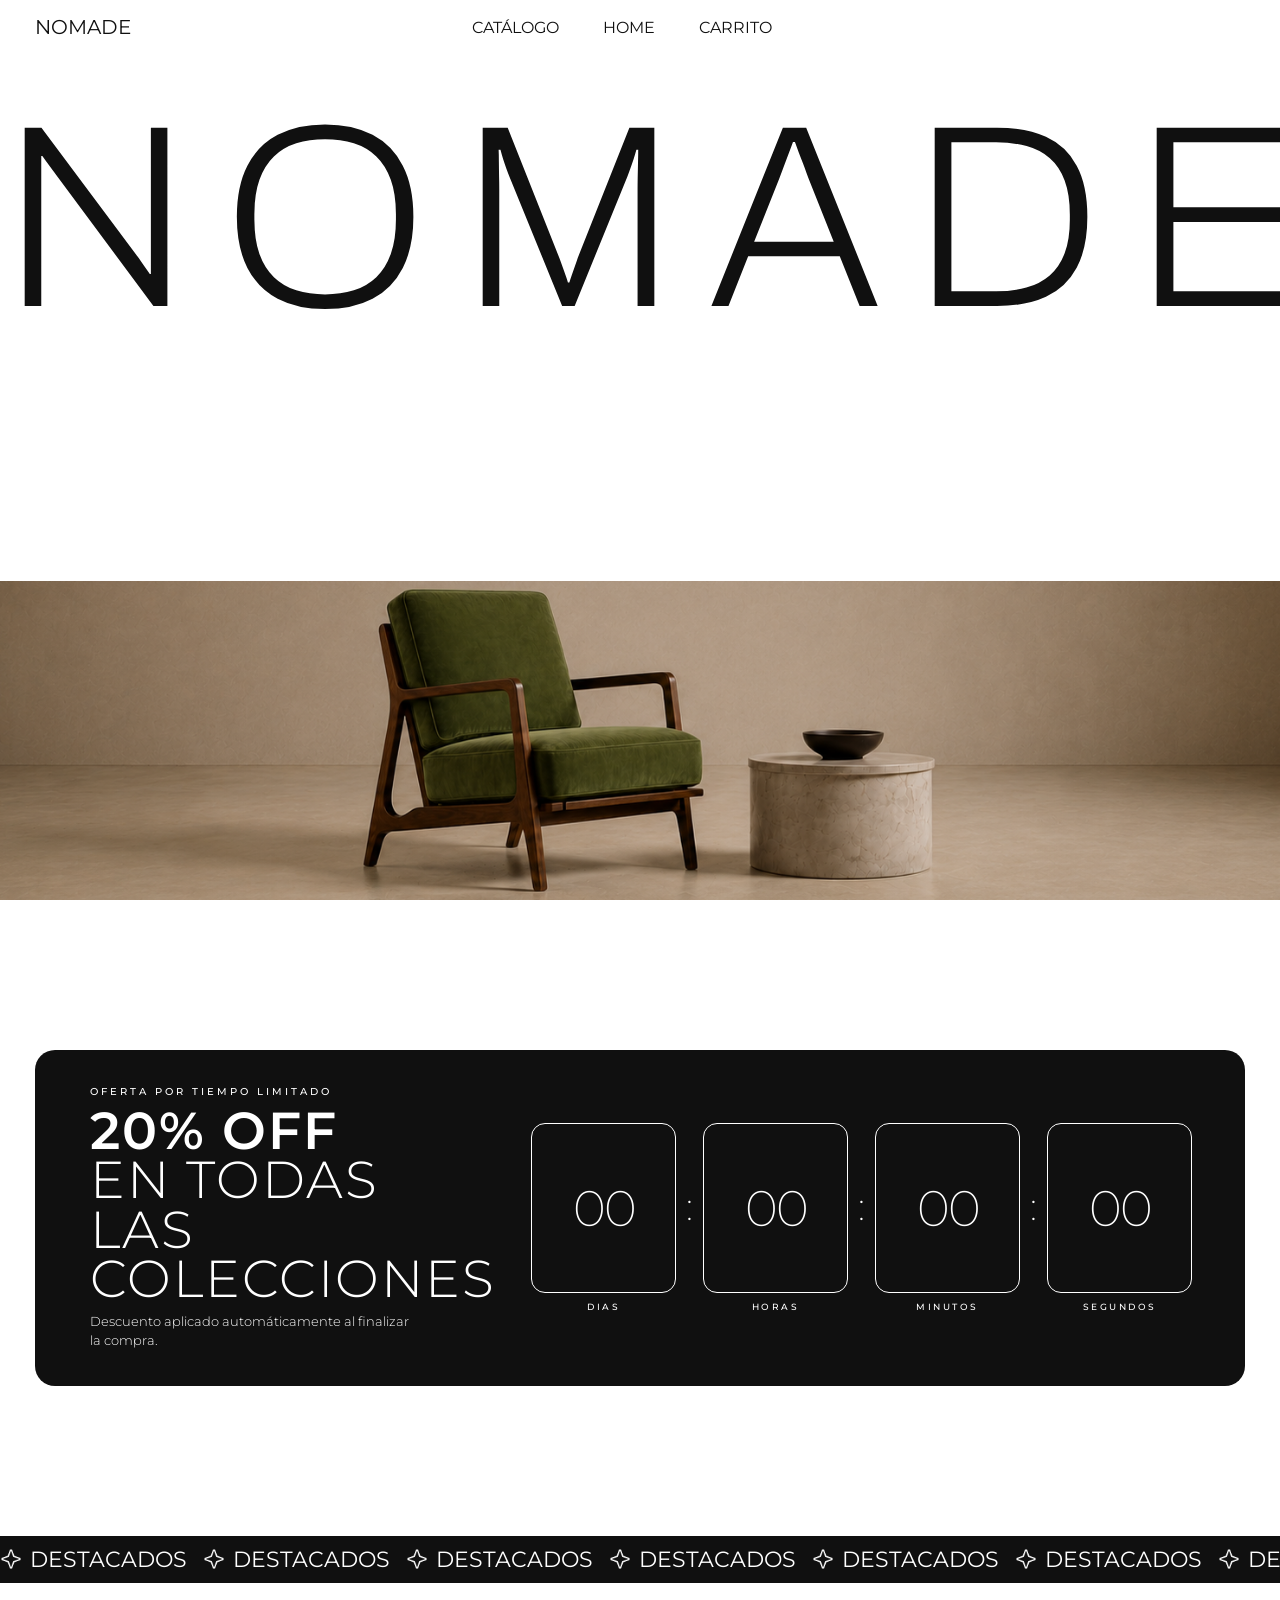
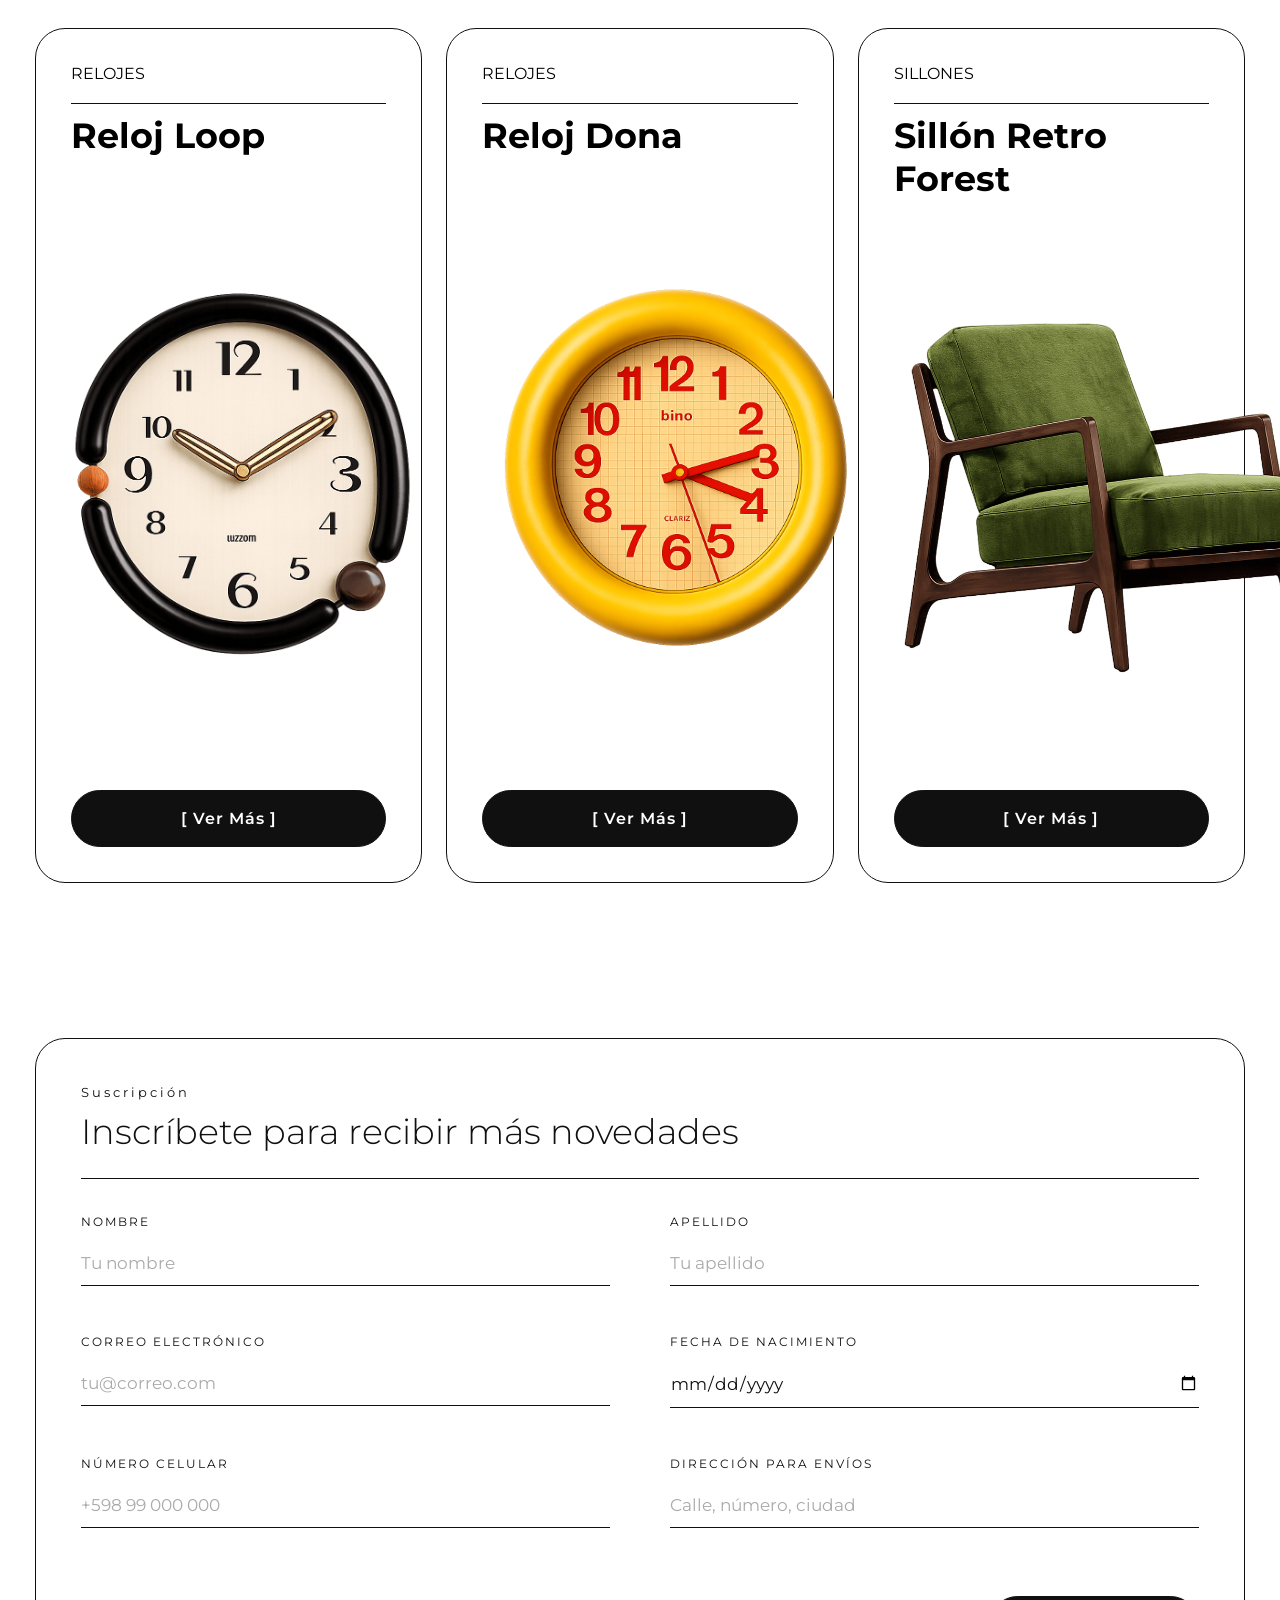
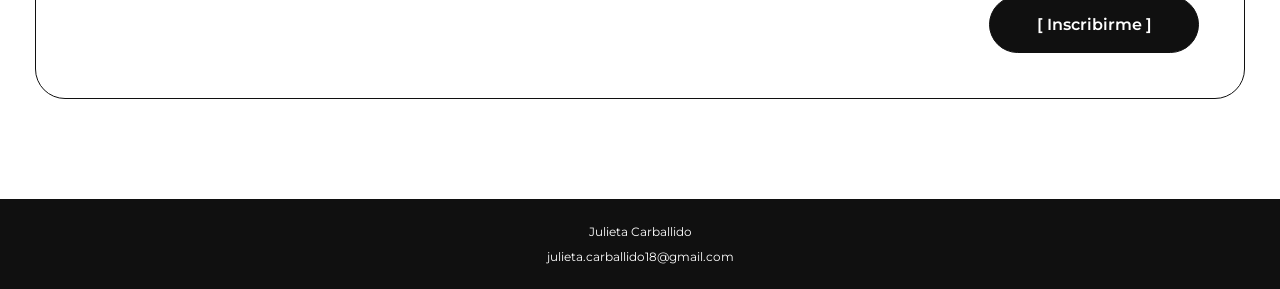
<file: index.html>
<!DOCTYPE html>
<html lang="es">
<head>
    <meta charset="UTF-8">
    <meta name="viewport" content="width=device-width, initial-scale=1.0">
    <title>NOMADE - HOME</title>
    <link rel="stylesheet" href="estilos.css">
</head>
<body>
    <section class="hero">
        <img src="img/fondoHome.png" alt="Imagen fondo" class="fondo">
        <header>
            <a href="index.html" id="marca"> NOMADE </a>
            <nav>
                <a href="catalogo.html">CATÁLOGO</a>
                <a href="index.html">HOME</a>
                <a href="">CARRITO</a>
            </nav>
            <div>
                <img>
                <input id="vacio">
            </div>
        </header>
        <h1>NOMADE</h1>
        <p>Donde el diseño encuentra hogar</p>
    </section>

    <main>
        <section class="conteoSection">
            <div class="conteoTexto">
                <p class="conteoTag">OFERTA POR TIEMPO LIMITADO</p>
                <h3 class="conteoTitulo"><span>20% OFF</span><br>EN TODAS LAS COLECCIONES</h3>
                <p class="conteoDescripcion">Descuento aplicado automáticamente al finalizar la compra.</p>
            </div>

            <div class="conteoContenedor">
                <div class="conteoCaja">
                    <span id="conteoDias">00</span>
                    <p>dias</p>
                </div>

                <div class="conteoDivisor">:</div>

                <div class="conteoCaja">
                    <span id="conteoHoras">00</span>
                    <p>horas</p>
                </div>

                <div class="conteoDivisor">:</div>

                <div class="conteoCaja">
                    <span id="conteoMin">00</span>
                    <p>minutos</p>
                </div>

                <div class="conteoDivisor">:</div>

                <div class="conteoCaja">
                    <span id="conteoSec">00</span>
                    <p>segundos</p>
                </div>
            </div>
            </section>

        <div class="banner">
            <div class="banner-track">
                <div class="banner-grupo">
                    <div class="banner-content">
                        <img src="img/estrellaBlanca.png" alt="Icono estrella">
                        <h3>DESTACADOS</h3>
                        <img src="img/estrellaBlanca.png" alt="Icono estrella">
                        <h3>DESTACADOS</h3>
                    </div>

                    <div class="banner-content">
                        <img src="img/estrellaBlanca.png" alt="Icono estrella">
                        <h3>DESTACADOS</h3>
                        <img src="img/estrellaBlanca.png" alt="Icono estrella">
                        <h3>DESTACADOS</h3>
                    </div>

                    <div class="banner-content">
                        <img src="img/estrellaBlanca.png" alt="Icono estrella">
                        <h3>DESTACADOS</h3>
                        <img src="img/estrellaBlanca.png" alt="Icono estrella">
                        <h3>DESTACADOS</h3>
                    </div>

                    <div class="banner-content">
                        <img src="img/estrellaBlanca.png" alt="Icono estrella">
                        <h3>DESTACADOS</h3>
                        <img src="img/estrellaBlanca.png" alt="Icono estrella">
                        <h3>DESTACADOS</h3>
                    </div>

                    <div class="banner-content">
                        <img src="img/estrellaBlanca.png" alt="Icono estrella">
                        <h3>DESTACADOS</h3>
                        <img src="img/estrellaBlanca.png" alt="Icono estrella">
                        <h3>DESTACADOS</h3>
                    </div>
                </div>
                <div class="banner-grupo">
                    <div class="banner-content">
                        <img src="img/estrellaBlanca.png" alt="Icono estrella">
                        <h3>DESTACADOS</h3>
                        <img src="img/estrellaBlanca.png" alt="Icono estrella">
                        <h3>DESTACADOS</h3>
                    </div>

                    <div class="banner-content">
                        <img src="img/estrellaBlanca.png" alt="Icono estrella">
                        <h3>DESTACADOS</h3>
                        <img src="img/estrellaBlanca.png" alt="Icono estrella">
                        <h3>DESTACADOS</h3>
                    </div>

                    <div class="banner-content">
                        <img src="img/estrellaBlanca.png" alt="Icono estrella">
                        <h3>DESTACADOS</h3>
                        <img src="img/estrellaBlanca.png" alt="Icono estrella">
                        <h3>DESTACADOS</h3>
                    </div>

                    <div class="banner-content">
                        <img src="img/estrellaBlanca.png" alt="Icono estrella">
                        <h3>DESTACADOS</h3>
                        <img src="img/estrellaBlanca.png" alt="Icono estrella">
                        <h3>DESTACADOS</h3>
                    </div>

                    <div class="banner-content">
                        <img src="img/estrellaBlanca.png" alt="Icono estrella">
                        <h3>DESTACADOS</h3>
                        <img src="img/estrellaBlanca.png" alt="Icono estrella">
                        <h3>DESTACADOS</h3>
                    </div>
                </div>
        
            </div>
        </div>

        <section class="inicio-container"  id="productosDestacados">
        </section>

        <section class="formulario"> 

            <div class="formulario-header"> 
                <p class="formulario-tag">Suscripción</p> 
                <p class="formulario-subtitulo">Inscríbete para recibir más novedades</p> 
            </div> 
        
            <div id="formulario-body"> 
        
                <div class="formulario-datos">
                    <label for="nombreFormulario">Nombre</label> 
                    <input type="text" id="nombreFormulario" placeholder="Tu nombre" /> 
                    <p id="resultadoNombre"></p> 
                </div> 
        
                <div class="formulario-datos"> 
                    <label for="apellidoFormulario">Apellido</label> 
                    <input type="text" id="apellidoFormulario" placeholder="Tu apellido"/> 
                    <p id="resultadoApellido"></p> 
                </div> 
        
                <div class="formulario-datos"> 
                    <label for="mailFormulario">Correo electrónico</label> 
                    <input type="email" id="mailFormulario" placeholder="tu@correo.com"/> 
                    <p id="resultadoMail"></p> 
                </div> 
        
                <div class="formulario-datos"> 
                    <label for="fechaFormulario">Fecha de nacimiento</label> 
                    <input type="date" id="fechaFormulario" /> 
                    <p id="resultadoFecha"></p> 
                </div> 
        
                <div class="formulario-datos"> 
                    <label for="numeroFormulario">Número celular</label> 
                    <input type="tel" id="numeroFormulario" placeholder="+598 99 000 000" /> 
                    <p id="resultadoCelular"></p> 
                </div> 
        
                <div class="formulario-datos"> 
                    <label for="direcFormulario">Dirección para envíos</label> 
                    <input type="text" id="direcFormulario" placeholder="Calle, número, ciudad" /> 
                    <p id="resultadoDireccion"></p> 
                </div> 
        
                <h3 id="resultadoFormulario"></h3> 
        
            </div> 
        
            <button id="btnFormulario">[ Inscribirme ]</button> 
        
        </section>

    </main>

    <footer>
        <p>Julieta Carballido</p>
        <p>julieta.carballido18@gmail.com</p>
    </footer>
    
    <script src="js/datos.js"></script>
    <script src="js/index.js"></script>
</body>
</html>
</file>
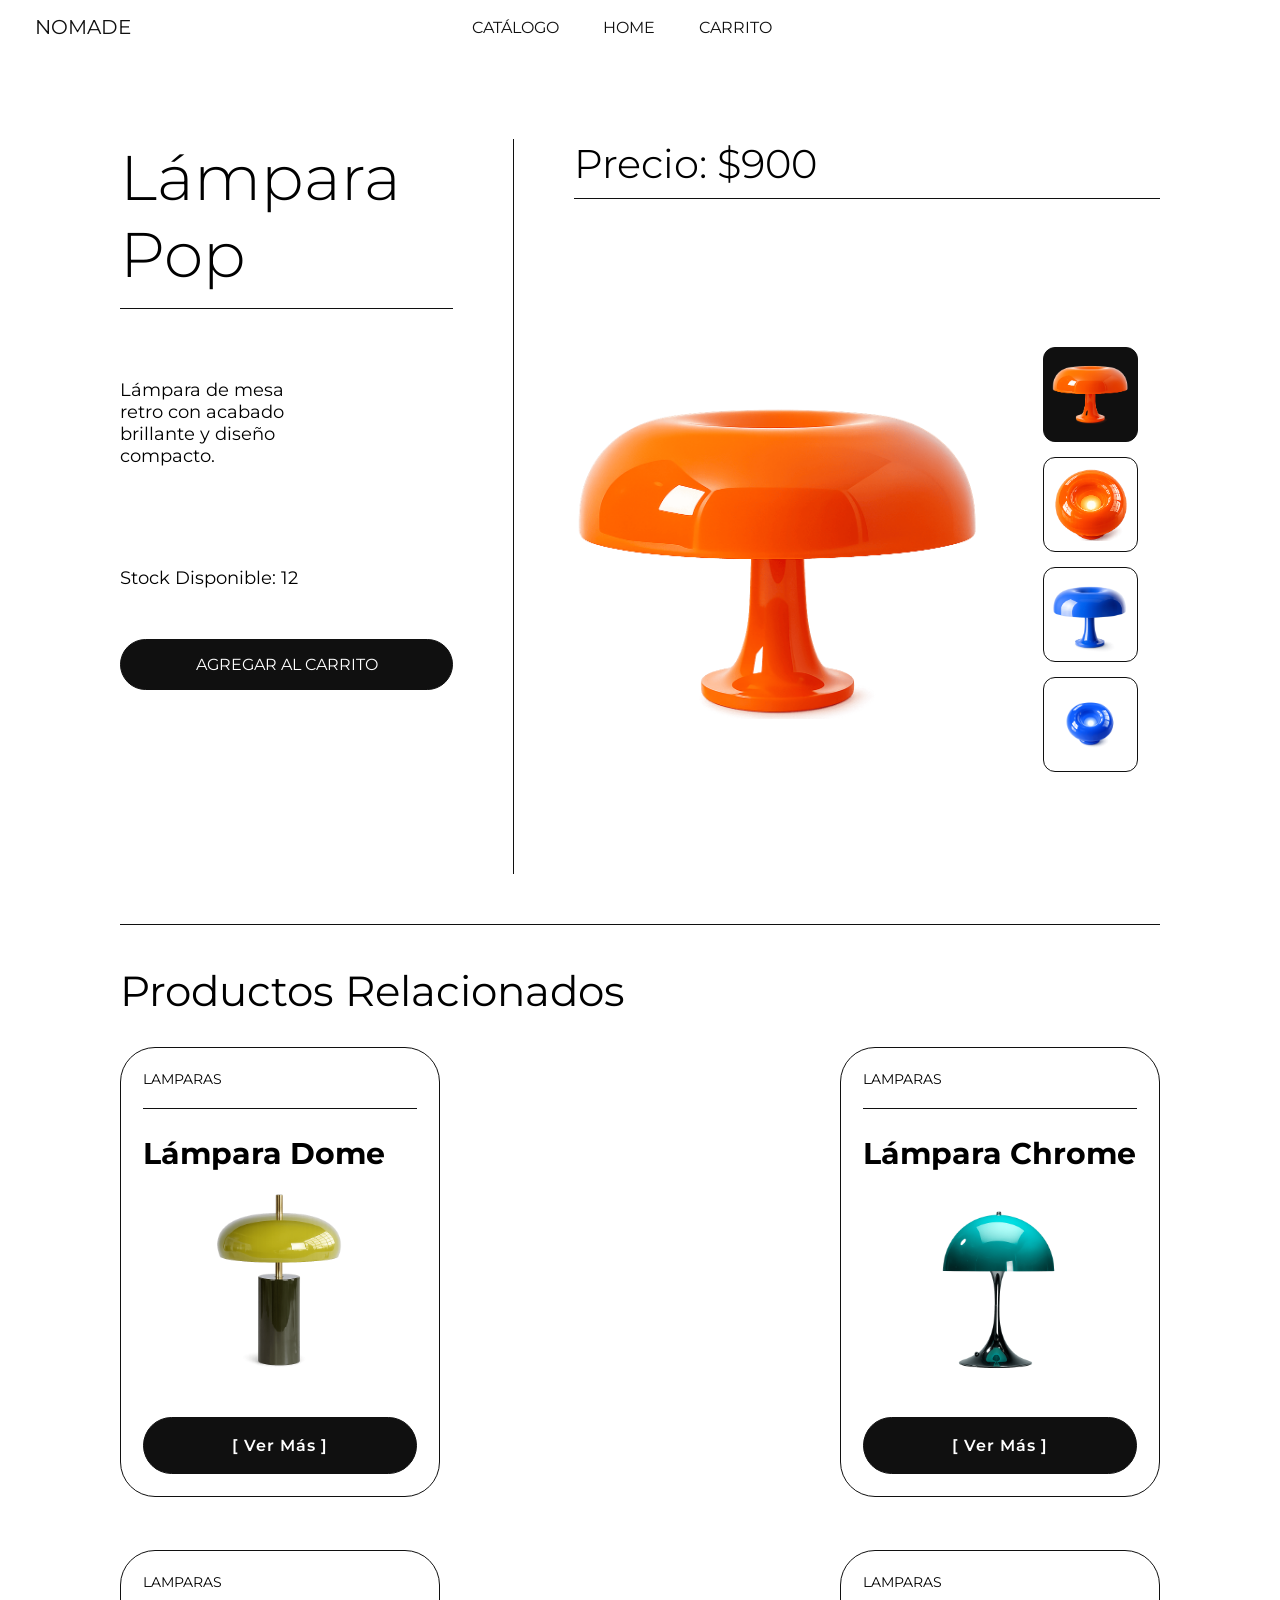
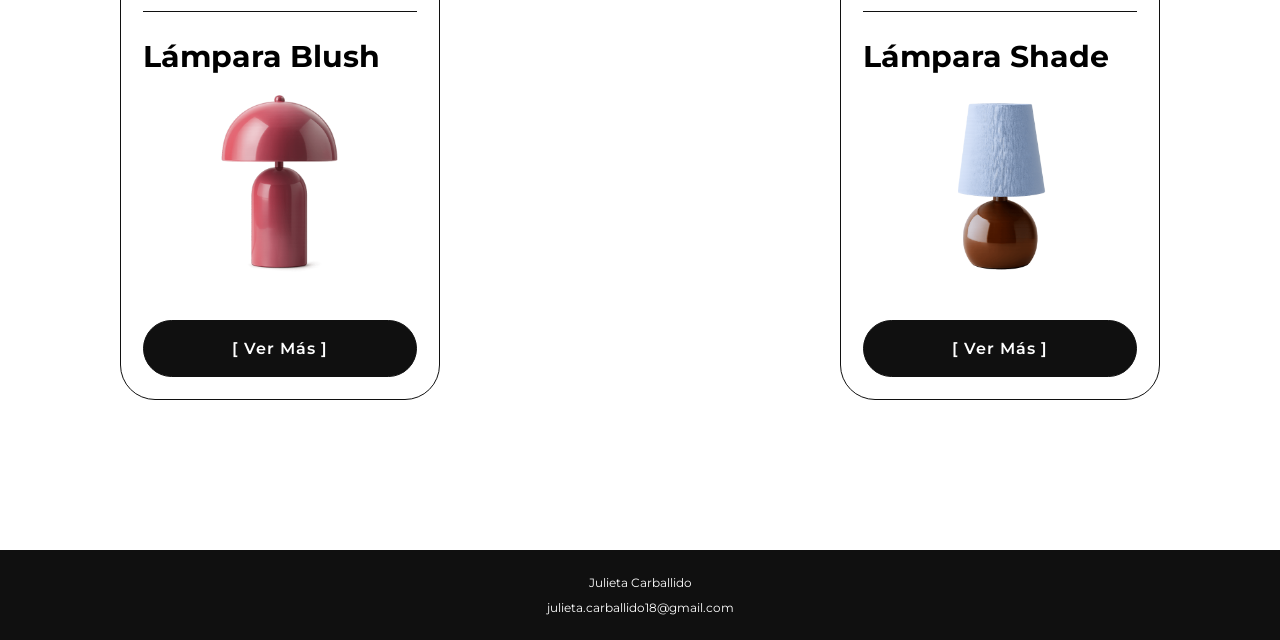
<file: ampliacion.html>
<!DOCTYPE html>
<html lang="es">
<head>
    <meta charset="UTF-8">
    <meta name="viewport" content="width=device-width, initial-scale=1.0">
    <title>NOMADE - AMPLIACIÓN</title>
    <link rel="stylesheet" href="estilos.css">
</head>
<body>

    <header>
        <a href="index.html" id="marca"> NOMADE </a>
        <nav>
            <a href="catalogo.html">CATÁLOGO</a>
            <a href="index.html">HOME</a>
            <a href="">CARRITO</a>
        </nav>
            <div>
                <img>
                <input id="vacio">
            </div>
    </header>

    <section class="producto">
        <div class="mitadUno">
            <h1 id="nombre"></h1>
            <p id="desc"></p>
            <p id="stock"></p>
            <a href="#" id="comprar"></a>    
        </div>

        <div class="mitadDos">
            <h2 id="precio"></h2>
            <span class="avisoStockAmpliacion"></span>
            
            <img src="" id="imagenes">

            <div class="imagenesSecundarias" id="imagenesSecundarias">
            </div>
        </div>
    </section>

    <section id="pRelacionados">
        <h2>Productos Relacionados</h2>
        <div id="contenedorRelacionados"></div>
    </section>

    <footer>
        <p>Julieta Carballido</p>
        <p>julieta.carballido18@gmail.com</p>
    </footer>

    <script src="js/datos.js"></script>
    <script src="js/ampliacion.js"></script>
</body>
</html>
</file>
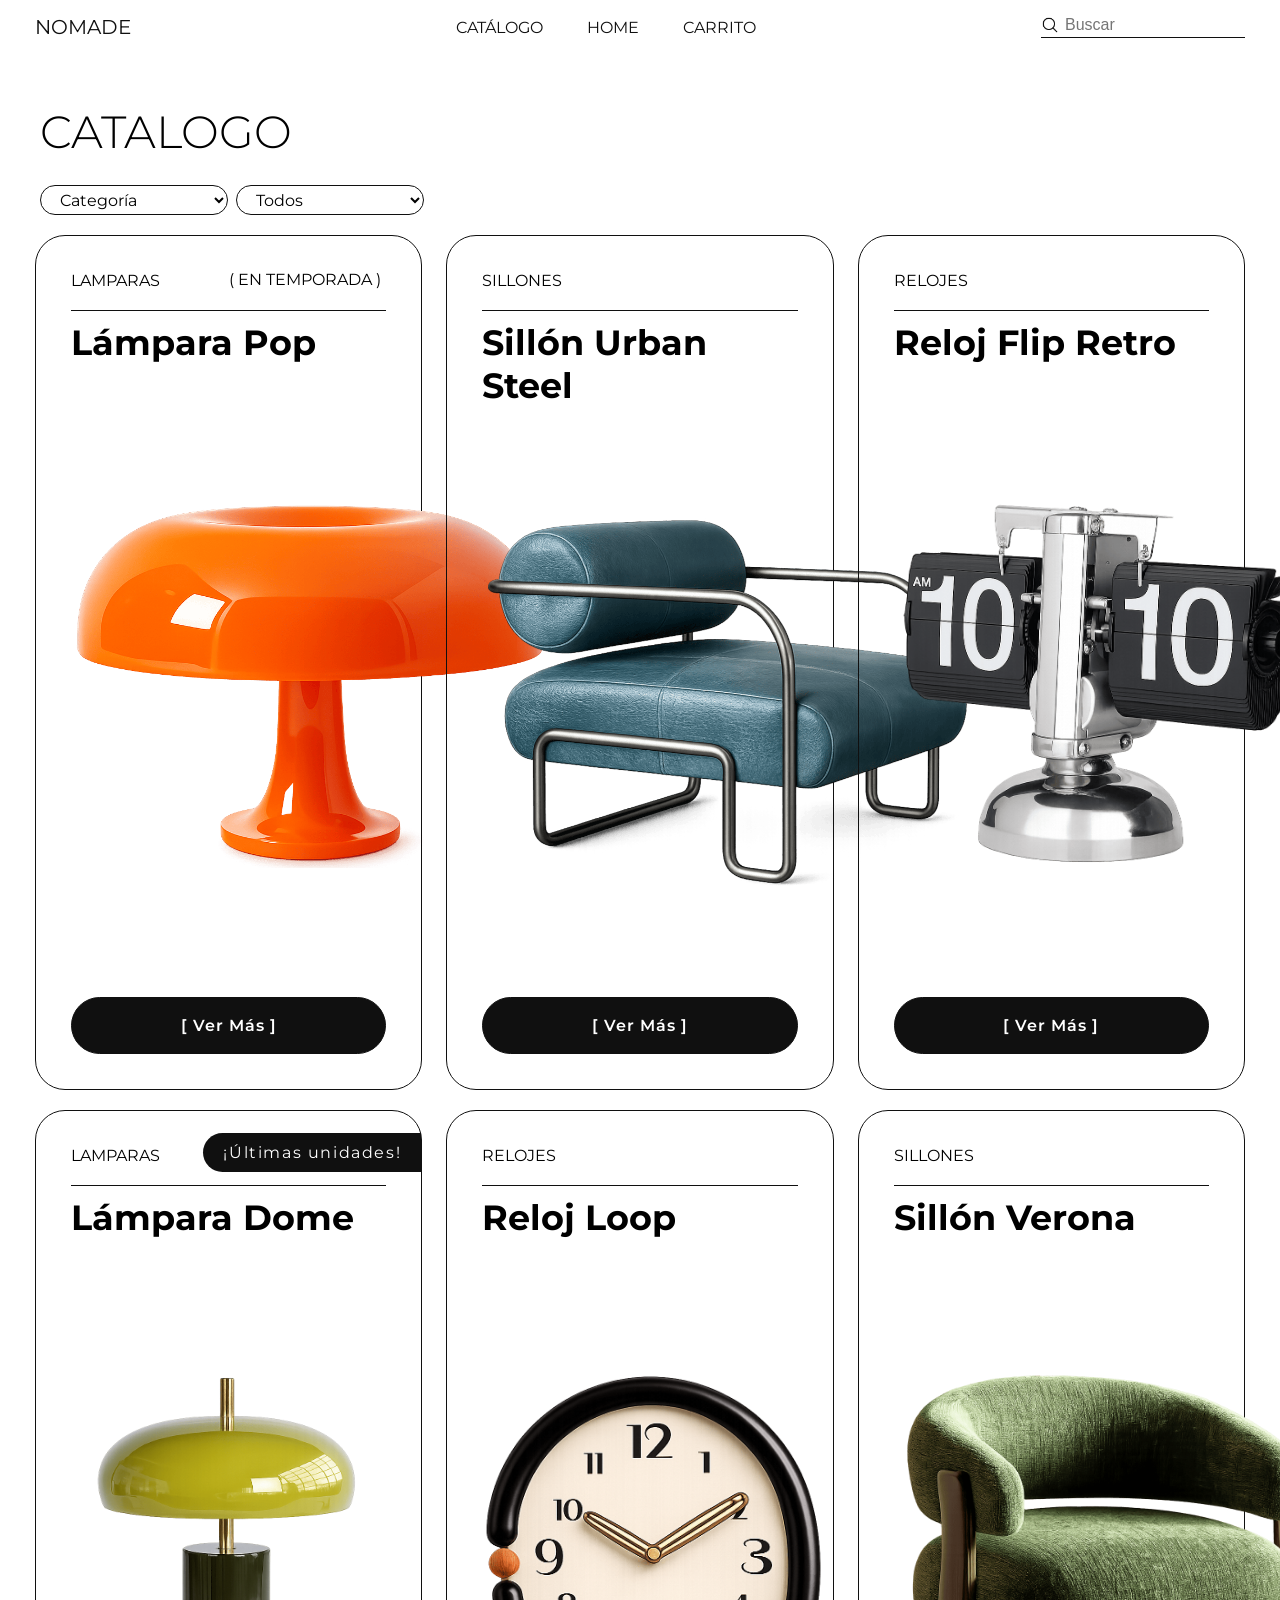
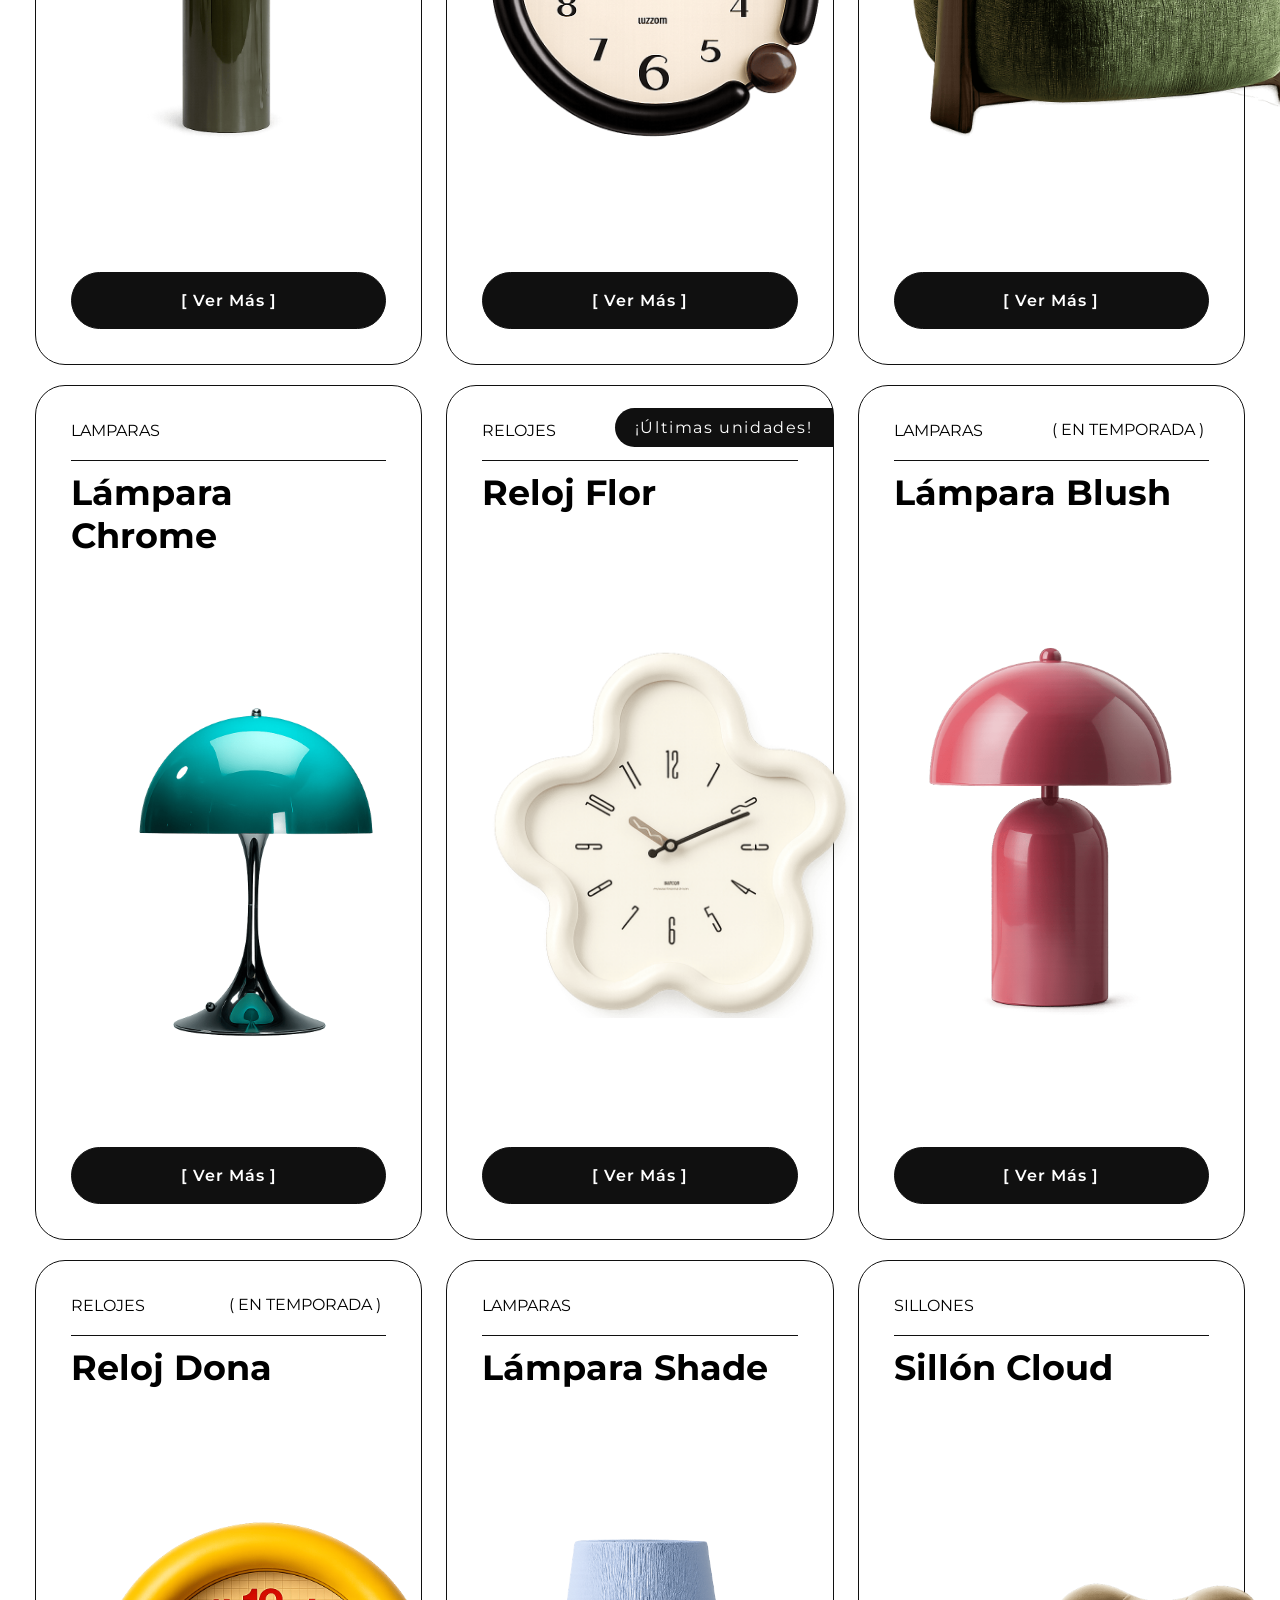
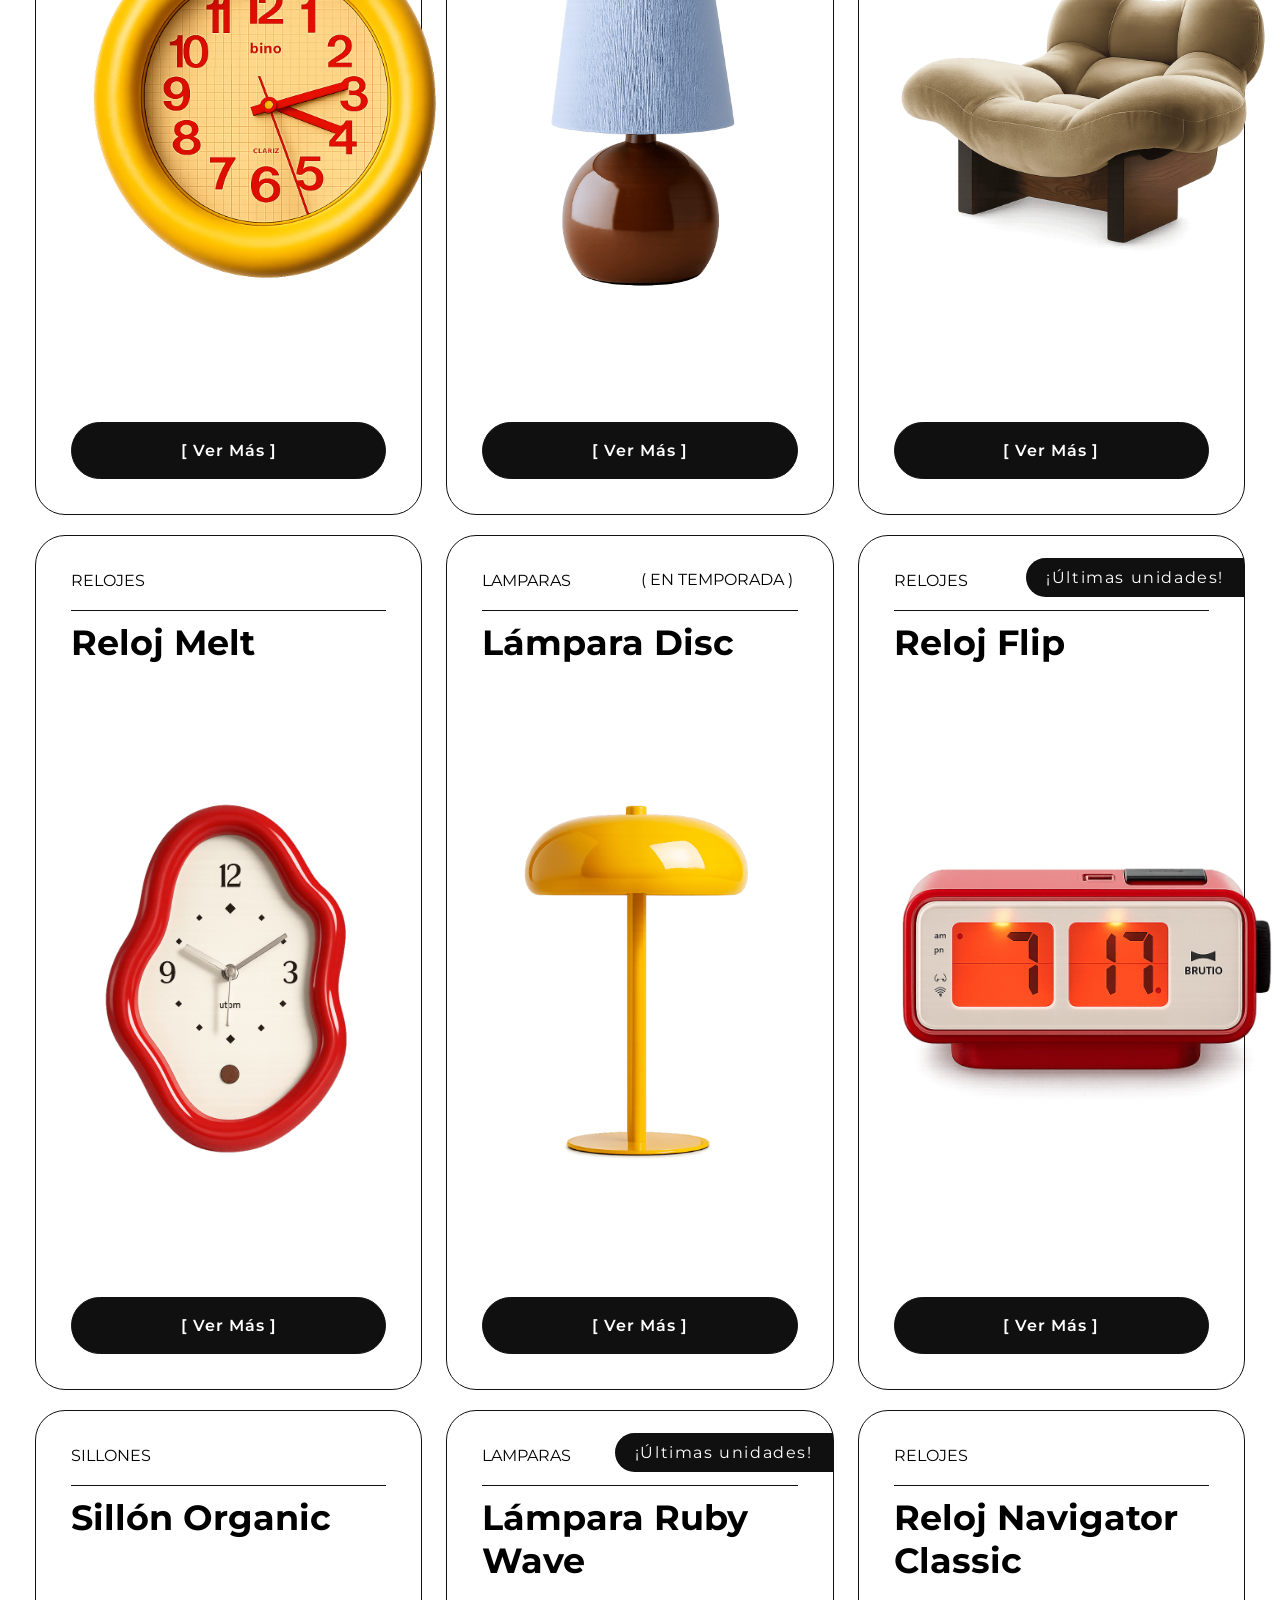
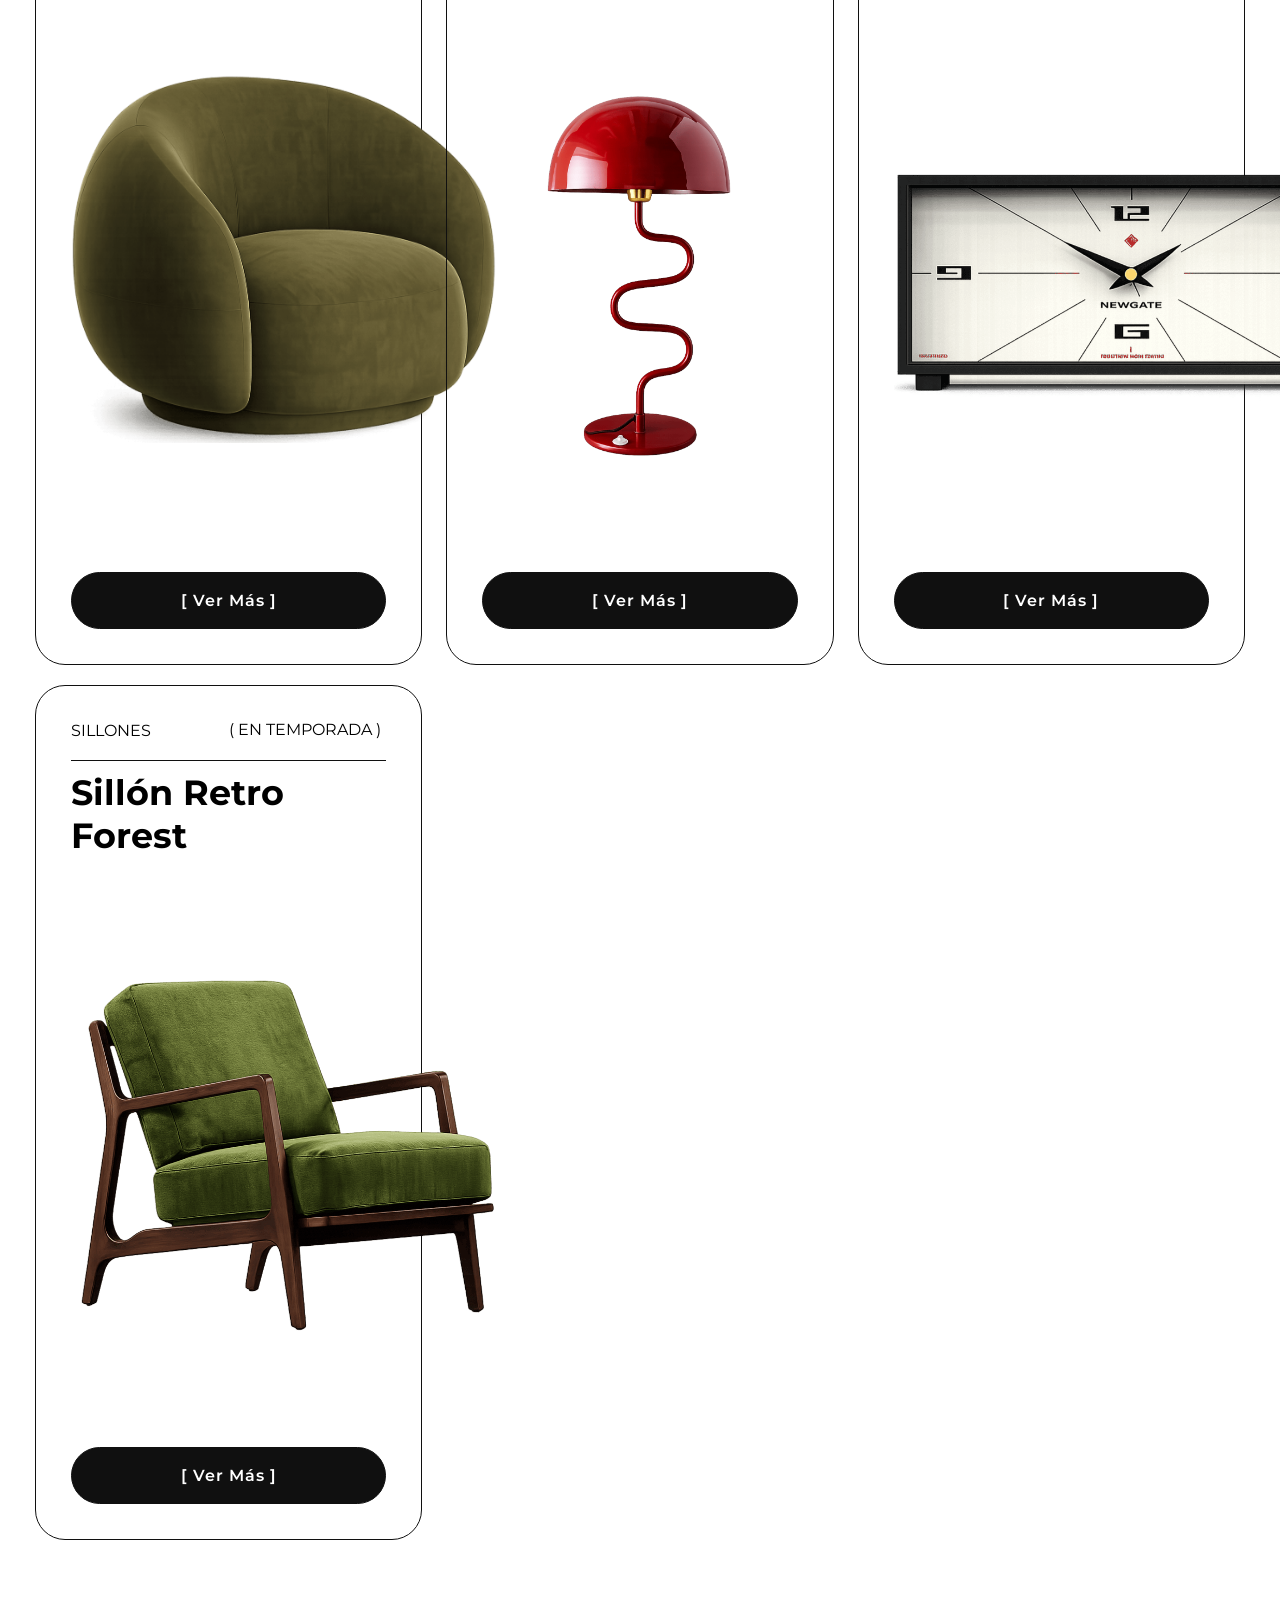
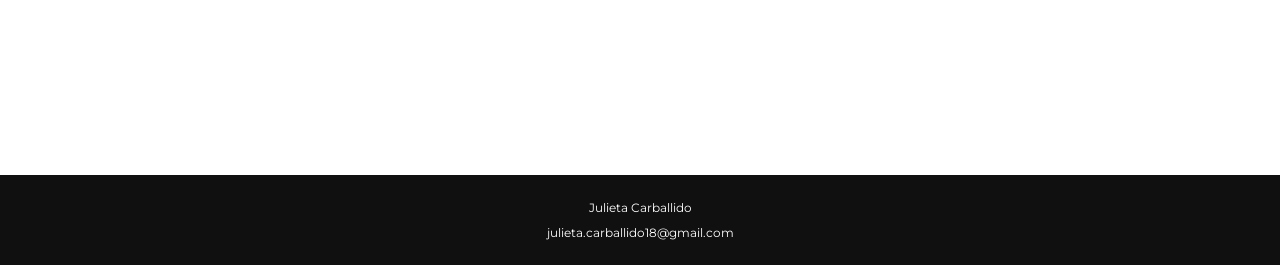
<file: catalogo.html>
<!DOCTYPE html>
<html lang="es">
<head>
    <meta charset="UTF-8">
    <meta name="viewport" content="width=device-width, initial-scale=1.0">
    <title>NOMADE - CATALOGO</title>
    <link rel="stylesheet" href="estilos.css">
</head>
<body>
    <header>
        <a href="index.html" id="marca" > NOMADE </a>
        <nav>
            <a href="catalogo.html">CATÁLOGO</a>
            <a href="index.html">HOME</a>
            <a href="">CARRITO</a>
        </nav>
        <div class="buscador">
            <img src="img/lupa.png" alt="Imagen buscador">
            <input type="text" placeholder="Buscar" id="busqueda">
        </div>
    </header>

    <section class="container">
        <div>
            <h1 class="title">CATALOGO</h1>
            <div id="filtros">
                <select id="filtroEtiquetas">
                    <option value="">Categoría</option>
                </select>  
            <select id="filtroTemporada">
                <option value="">Todos</option>
                <option value="true">En temporada</option>
                <option value="false">Fuera de temporada</option>
            </select> 
            </div>
        </div>

        <article class="card">
        </article>
    </section> 


    <section id="mensajeNoResultados">
        <h2 id="ups"></h2>
        <h3 id="noResultados"></h3>
    </section>

    <footer>
        <p>Julieta Carballido</p>
        <p>julieta.carballido18@gmail.com</p>
    </footer>

    <script src="js/datos.js"></script>
    <script src="js/catalogo.js"></script>


</body>
</html>


<img src="img/SILLONES/SillónRetroForest/V2.png"alt=">
</file>
<file: estilos.css>
@import url('https://fonts.googleapis.com/css2?family=Archivo:ital,wght@0,100..900;1,100..900&family=Montserrat:ital,wght@0,100..900;1,100..900&display=swap');

:root{
    --negro: #101010;
}

*{
    margin: 0%;
    padding: 0%;
    box-sizing: border-box;
    text-decoration: none;
}

body{
    font-family: "Montserrat", sans-serif;
    overflow-x: hidden;
    background-color: white;
}

/* //////////////// HOME / CATALOGO /////////////////*/

.fondo{
    position: absolute;
    bottom: 0;
    z-index: -1;
    width: 100%;
    transform: scale(1); 
}
.hero{
    height: 100vh;
    color: var(--negro);
    margin-bottom: 150px;
}

header{
    padding: 15px 35px 20px 35px;
    display: flex;
    width: 100%;
    justify-content: space-between;
    align-items: center;
    flex-wrap: wrap;
}

header a{
    color: var(--negro);
    font-size: 16px;
}

#marca{
    font-size: 20px;
}

header nav a{
    padding-left: 40px ;
}

nav a:hover{
    font-weight: 600;
}

#vacio{
    outline: none;
    border: none;
}

.hero h1{
    font-family: "Archivo", sans-serif;
    text-align: center;
    font-size: 260px;
    line-height: 1;
    font-weight: 200;
    letter-spacing: 30px;
    color: var(--negro);
    position: absolute;
    top: 10%; 
    right: 0%;
    left: 0%;
    margin-bottom: 10px;
}

.hero p{
    font-size: 30px; 
    font-weight: 300;
    position: absolute;
    right: 85px;
    bottom: 45%; 
    letter-spacing: 1px;
    color: white;
}

.buscador{
    display: flex;
    align-items: center;
    gap: 6px;
    border-bottom: 1px solid var(--negro);
    padding-bottom: 3px;
}

.buscador img{
    width: 18px;
    height: 18px;
    display: block;
}

.buscador input{
    border: none;
    background: transparent;
    width: 180px;
    font-size: 16px;
    outline: none;
    padding: 0;
}

/* //////////////// CONTEO DESCUENTO //////////////// */
.conteoSection {
    margin: 0 35px 150px 35px;
    background-color: var(--negro);
    border-radius: 20px;
    padding: 35px 55px;
    box-sizing: border-box;
    display: flex;
    align-items: center;
    justify-content: space-between;
    gap: 35px;
}

.conteoTexto {
    display: flex;
    flex-direction: column;
    gap: 8px;
}

.conteoTag {
    font-size: 10px;
    font-weight: 500;
    letter-spacing: 3px;
    color: white;
    margin: 0;
}

.conteoTitulo {
    font-size: 52px;
    font-weight: 300;
    color: white;
    letter-spacing: 2px;
    margin: 0;
    line-height: 0.95;
}

.conteoTitulo span {
    font-weight: 600;
}

.conteoDescripcion {
    font-size: 13px;
    font-weight: 300;
    color: white;
    line-height: 1.5;
    max-width: 320px;
    margin: 0;
}

.conteoContenedor {
    display: flex;
    align-items: center;
    gap: 8px;
    flex-shrink: 0;
}

.conteoCaja {
    display: flex;
    flex-direction: column;
    align-items: center;
    gap: 8px;
}

.conteoCaja span {
    background: var(--negro);
    border: 1px solid white;
    border-radius: 14px;
    width: 145px;
    height: 170px;
    display: flex;
    align-items: center;
    justify-content: center;
    font-size: 50px;
    font-weight: 200;
    color: white;
    letter-spacing: -2px;
}

.conteoCaja p {
    font-size: 9px;
    font-weight: 500;
    letter-spacing: 2.5px;
    text-transform: uppercase;
    color: white;
    margin: 0;
}

.conteoDivisor {
    font-size: 36px;
    font-weight: 200;
    color: white;
    line-height: 1;
    margin: 0 2px 22px 2px;
}

/* //////////////// DESTACADOS ETIQUETA //////////////// */

.banner{
    background-color: var(--negro);
    padding: 10px 0;
    margin-bottom: 25px;
    width: 100%;
    overflow: hidden;
    color: white;
    white-space: nowrap;
}



.banner-grupo{
    display: flex;
    align-items: center;
    gap: 8px;
    min-width: 100vw;
    flex-shrink: 0;
}

.banner-content{
    display: flex;
    align-items: center;
    gap: 8px;
    flex-shrink: 0;
}

.banner h3{
    font-size: 22px;
    color: white;
    font-weight: 400;
    margin: 0;
    margin-right: 8px;
}

.banner img{
    height: 22px;
    display: block;
}

@keyframes scroll-right {
    from {
        transform: translateX(-50%);
    }

    to {
        transform: translateX(0);
    }
}

.banner-track{
    display: flex;
    width: max-content;
    animation: scroll-right 18s linear infinite; /* aplico la animacion */
}

/* //////////////////////////////////////////////// */

.inicio-container, .card{
    display: flex;
    justify-content: space-between;
    gap: 20px;
    padding: 20px 35px 35px 35px;
    flex-wrap: wrap;
}

.title{
    font-size: 45px;
    font-weight: 300;
}

.container div{
    padding: 45px 40px 0 40px;
}

/* //////////////// FILTROS //////////////// */

#filtros{
    display: flex;
    flex-wrap: wrap;
    width: 32%;
    padding: 26px 0 0 0;
    justify-content: space-between;
    align-items: center;
}

#filtroEtiquetas, #filtroTemporada{
    height: 30px;
    width: 49%;
    border: 1px solid var(--negro);
    background: transparent;
    font-size: 16px;
    outline: none;
    padding: 0 15px;
    border-radius: 50px;
    font-family: "Montserrat", sans-serif;
}

/* //////////////// MENSAJE NO HAY RESULTADOS PARA LA BUSQUEDA //////////////// */

#mensajeNoResultados{
    width: 100%;
    margin: 130px 35px 200px 35px;
    justify-content: center;
    text-align: center;
}

#ups{
    font-size: 40px;
    font-weight: 250;
    margin-bottom: 10px;
}

#noResultados{
    font-size: 30px;
    font-weight: 200;
}

/* //////////////////////////////////////////////// */

.card div, .producto-card{
    width: 32%;
    height: 95vh;
    border: 1px solid var(--negro);
    border-radius: 30px;
    padding: 35px;
    display: flex;
    flex-direction: column;
    transition: 0.4s;
    position: relative;
}

.card div:hover, .producto-card:hover{
    transform: translateY(-8px);
    box-shadow: 0 20px 40px rgba(0,0,0,0.08);
}

.producto-categoria{
    border-bottom: 1px solid var(--negro);
    padding-bottom: 20px;
    width: 100%;
}

.producto-nombre{
    font-size: 35px; 
    font-weight: 700;
    padding-top: 10px;
    width: 100%;
}

.producto-img{
    height: 48%;
    margin: auto;
    display: block;
    object-fit: contain;
    transition: 0.4s;
}

.producto-img:hover{
    transform: scale(1.05);
}

.producto-verMas{
    background-color: var(--negro);
    color: white;
    text-align: center;
    padding: 18px;
    border-radius: 50px;
    font-weight: 600;
    letter-spacing: 1px;
    border: 1px solid var(--negro);
    transition: 0.3s;
    width: 100%;
}

.producto-verMas:hover{
    letter-spacing: 2px;
    background-color: white;
    color: var(--negro);
}

.avisoStock, .avisoStockAmpliacion{
    background-color: var(--negro);
    color: white;
    position: absolute;
    letter-spacing: 0.1em;
}

.avisoStock{
    padding: 10px 20px;
    border-radius: 50px 0 0 50px;
    right: 0em;
    top: 1.4em;
}

.etiquetaTemporada{
    position: absolute;
    right: 40px;
    top: 34px;
}

/* //////////////// FORMULARIO SUSCRIPCIÓN //////////////// */

.formulario {
    width: calc(100% - 70px);
    margin: 120px 35px 80px;
    padding: 45px;
    border: 1px solid var(--negro);
    border-radius: 30px;
    background-color: white;
}

.formulario-header {
    border-bottom: 1px solid var(--negro);
    padding-bottom: 25px;
    margin-bottom: 35px;
}

.formulario-tag {
    font-size: 13px;
    letter-spacing: 3px;
    color: var(--negro);
    margin-bottom: 10px;
}

.formulario-subtitulo {
    font-size: 35px;
    font-weight: 300;
    color: var(--negro);
}

#formulario-body {
    display: grid;
    grid-template-columns: repeat(2, 1fr);
    gap: 38px 60px;
}

.formulario-datos {
    display: flex;
    flex-direction: column;
}

.formulario-datos label {
    font-size: 12px;
    text-transform: uppercase;
    letter-spacing: 2px;
    color: var(--negro);
    margin-bottom: 12px;
}

.formulario-datos input {
    border: none;
    border-bottom: 1px solid var(--negro);
    background: transparent;
    outline: none;
    padding: 12px 0;
    font-size: 17px;
    font-family: "Montserrat", sans-serif;
    color: var(--negro);
}

.formulario-datos input::placeholder {
    color: #aaa;
}

.formulario-datos input:focus {
    border-bottom: 2px solid var(--negro);
}

#btnFormulario {
    display: block;
    margin: 20px 0 0 auto;
    width: fit-content;
    min-width: 210px;
    padding: 18px 35px;
    border: 1px solid var(--negro);
    border-radius: 50px;
    background-color: var(--negro);
    color: white;
    font-size: 16px;
    font-weight: 600;
    font-family: "Montserrat", sans-serif;
    cursor: pointer;
    transition: 0.3s;
}

#btnFormulario:hover {
    background-color: white;
    color: var(--negro);
    letter-spacing: 1px;
}

#resultadoNombre, #resultadoApellido, #resultadoMail, #resultadoFecha, #resultadoCelular, #resultadoDireccion{
    margin-top: 10px;
}

#resultadoFormulario{
    font-weight: 500;
}

/* //////////////// AMPLIACIÓN /////////////////*/

.producto{
    width: 100%;
    padding: 0 120px;
    margin: 80px 0 50px 0;
    display: flex;
}

.mitadUno {
    border-right: 1.5px solid var(--negro);
    padding-right: 60px;
    width: 40%;
}

.mitadUno p{
    padding-right: 150px;
    font-size: 18px;
}

#nombre{
    font-size: 63px;
    font-weight: 300;
    margin-bottom: 70px;
    padding-bottom: 15px;
    border-bottom: 1px solid var(--negro);
}

#desc{ 
    margin-bottom: 100px !important;
}

.mitadDos{
    margin-left: 60px;
    display: flex;
    flex-wrap: wrap;
    justify-content: space-between;
    width: 60%;
}

.mitadDos h2{
    width: 100% !important;
    font-size: 40px;
    font-weight: 350;
    margin-bottom: 20px;
    border-bottom: 1px solid var(--negro);
}

.imagenesSecundarias{
    width: 20%;
}

#comprar{
    width: 100%;
    display: block;
    background-color: var(--negro);
    border: 1px solid var(--negro);
    color: white;
    padding: 15px 20px;
    margin-top: 50px !important; 
    text-align: center;
    border-radius: 100px;
}

#comprar:hover{
    background-color: white;
    color: var(--negro);
}

.avisoStockAmpliacion{
    background-color: var(--negro);
    color: white;
    padding: 15px 20px;
    border-radius: 100px 0 0 100px;
    font-size: 14px;
    margin-top: 20px;
    position: absolute;
    top: 8.1em;
    right: 8.6em;
}

.mitadDos{
    display: flex;
    flex-wrap: wrap;
    align-items: center;
    gap: 25px;
}

#precio{
    width: 100%;
    border-bottom: 1px solid var(--negro);
    padding-bottom: 10px;
}

.mitadDos{
    display: flex;
    flex-wrap: wrap;
    align-items: center;
    gap: 25px;
}

#precio{
    width: 100%;
    border-bottom: 1px solid var(--negro);
    padding-bottom: 10px;
}

.mitadDos{
    display: flex;
    flex-wrap: wrap;
    align-items: center;
    gap: 25px;
}

#precio{
    width: 100%;
    border-bottom: 1px solid var(--negro);
    padding-bottom: 10px;
}

#imagenes{
    width: 70%;
    height: 70vh;
    object-fit: contain;
}

.imagenesSecundarias{
    display: flex;
    flex-direction: column;
    gap: 15px;
}

.miniatura{
    width: 95px;
    height: 95px;
    object-fit: contain;
    border: 1px solid var(--negro);
    border-radius: 12px;
    padding: 8px;
    cursor: pointer;
}

.miniatura.activa{
    background-color: var(--negro);
}

.miniatura:hover{
    opacity: 0.6;
}

/* //////////////// PRODUCTOS RELACIONADOS /////////////////*/

#pRelacionados{
    margin: 0px 120px 150px 120px;
}

#pRelacionados h2{
    font-size: 42px;
    font-weight: 400;
    margin-bottom: 30px;
    border-top: 1px solid var(--negro);
    padding-top: 40px;
}

#contenedorRelacionados{
    display: flex;
    justify-content: space-between;
    gap: 53px;
    flex-wrap: wrap;
}

#contenedorRelacionados .producto-card{
    width:320px;
    height: 450px;
    border: 1px solid var(--negro);
    border-radius: 35px;
    padding: 22px;
    box-sizing: border-box;
    display: flex;
    flex-direction: column;
}

#contenedorRelacionados .producto-categoria{
    font-size: 14px;
    margin-bottom: 18px;
}

#contenedorRelacionados .producto-nombre{
    font-size: 30px;
    line-height: 1.1;
    margin-bottom: 20px;
}

#contenedorRelacionados .producto-img{
    width: 180px;
    height: 180px;
    object-fit: contain;
    display: block;
    margin: 0 auto 25px auto;
}

#contenedorRelacionados .producto-verMas{
    margin-top: auto;
    align-self: center;
    width: 100%;
    text-align: center;
}

#contenedorRelacionados .producto-verMas:hover{
    letter-spacing: 2px;
    background-color: white;
    color: var(--negro);
}

/* //////////////// FOOTER /////////////////*/
footer{
    background-color: var(--negro);
    color: white;
    margin-top: 100px;
    padding: 20px;
    display: flex;
    flex-wrap: wrap;
    align-items: center;
    text-align: center;
}

footer p{
    width: 100%;
    padding: 5px 0;
    font-size: 12px;
}
</file>
